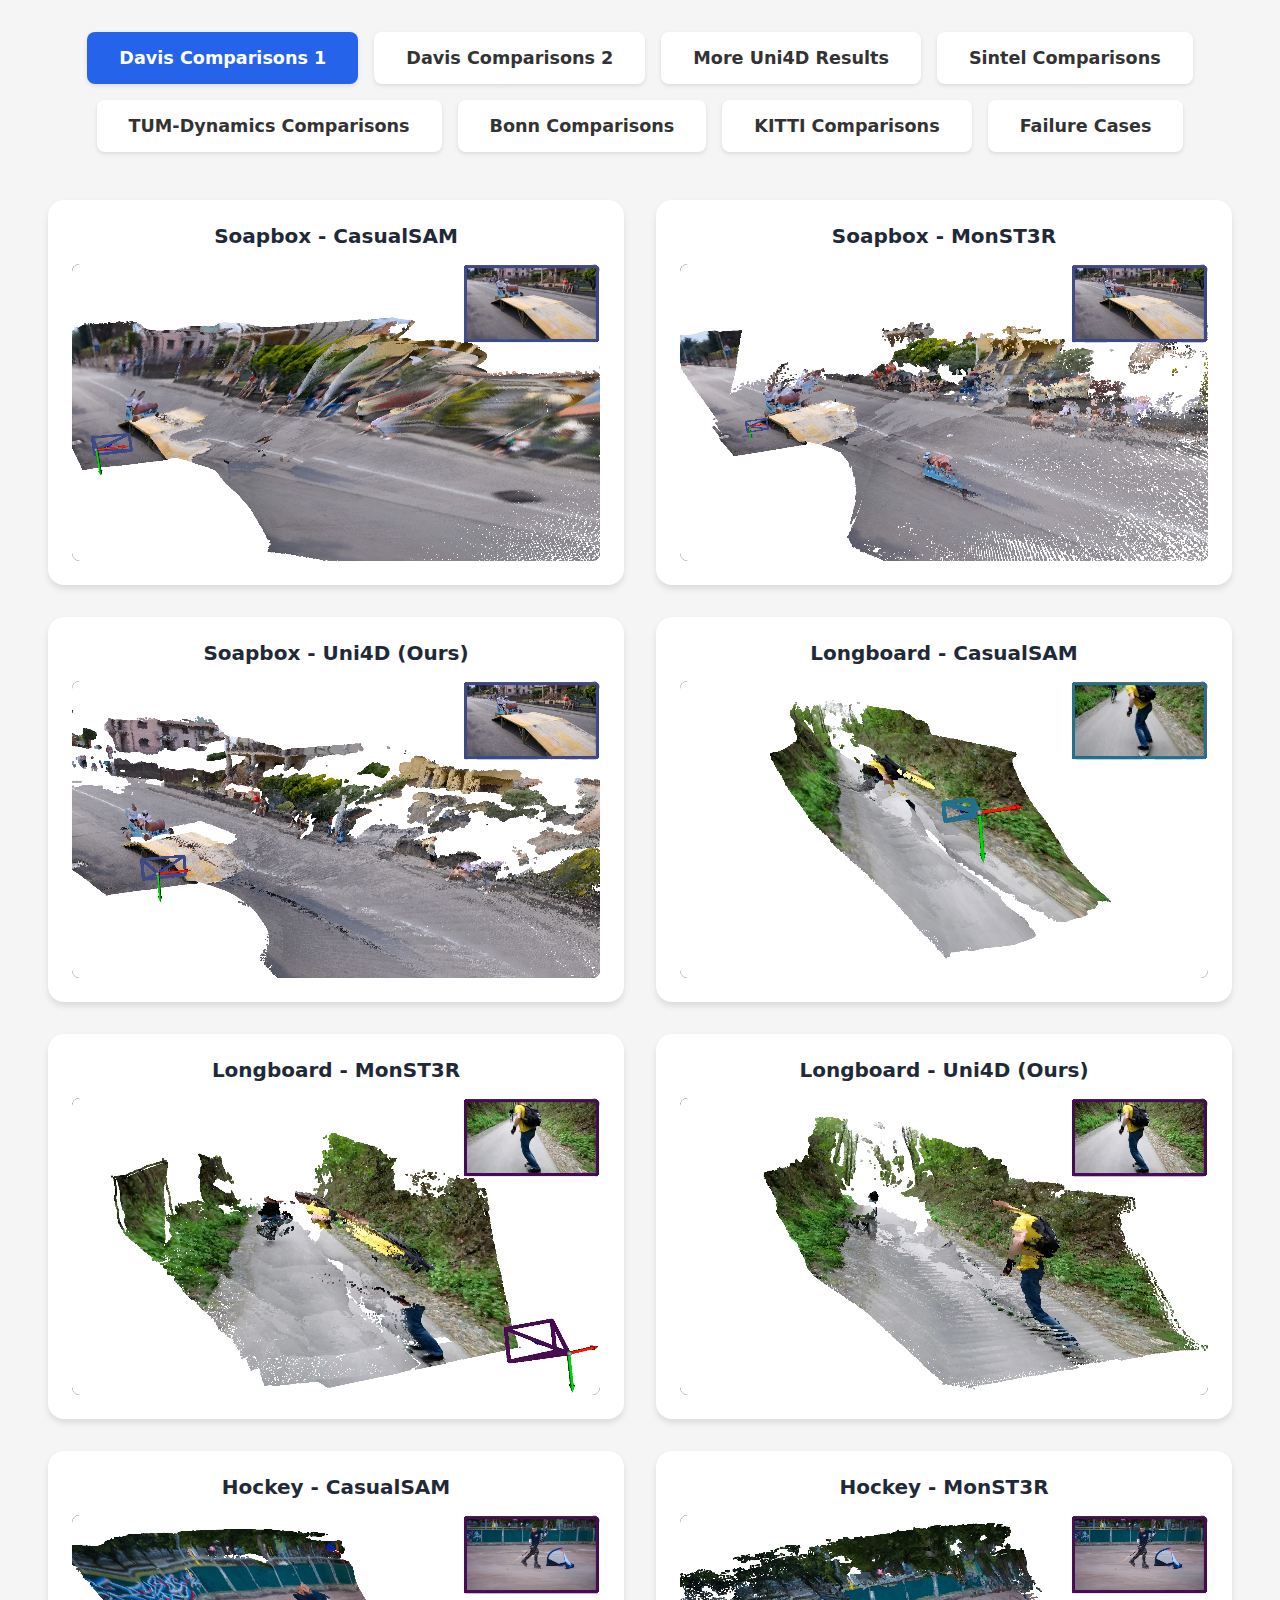
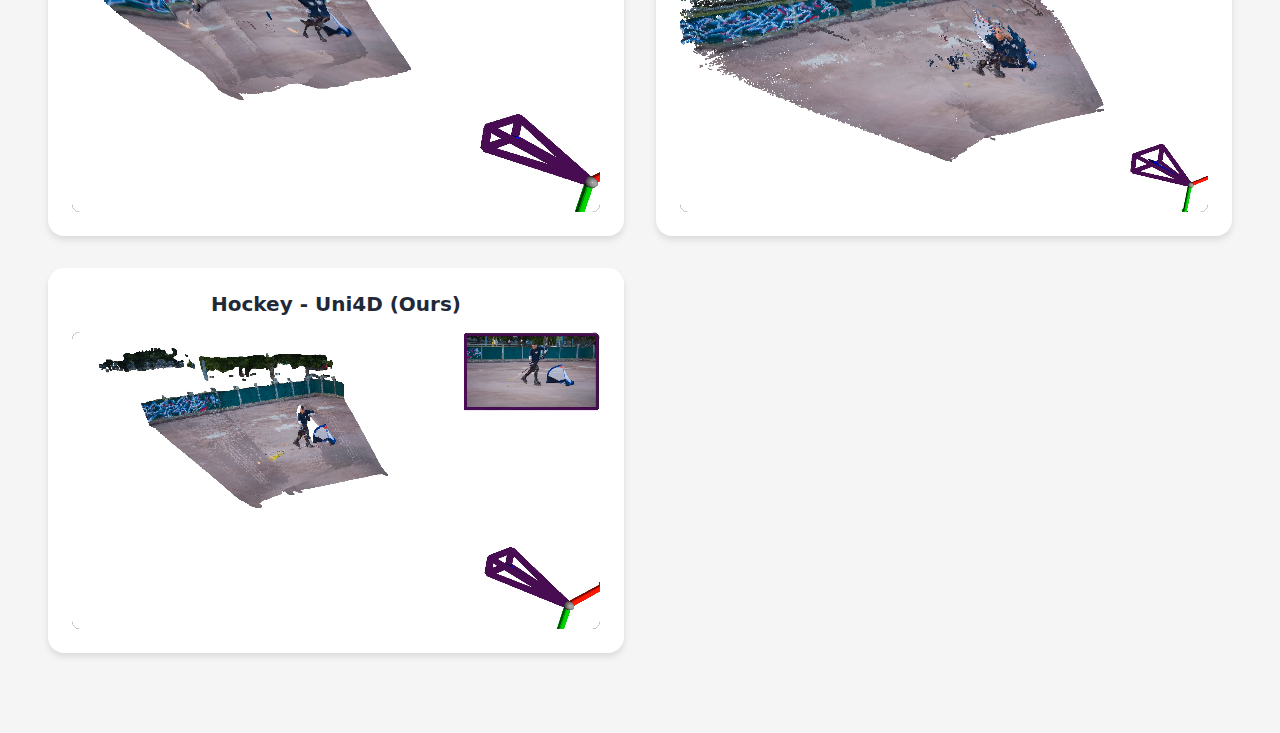
<file: index.html>
<!doctype html>
<html lang="en">
<head>
  <title>4D Reconstruction Results (anonymized)</title>
  <meta charset="UTF-8" />
  <meta name="viewport" content="width=device-width, initial-scale=1, minimum-scale=1" />
  <link rel="stylesheet" href="others/styles.css">
</head>
<body>
  <nav class="nav-links">
    <a href="index.html" class="active">Davis Comparisons 1</a>
    <a href="others/davis2.html">Davis Comparisons 2</a>
    <a href="others/davis_more.html">More Uni4D Results</a>
    <a href="others/sintel.html">Sintel Comparisons</a>
    <a href="others/tumd.html">TUM-Dynamics Comparisons</a>
    <a href="others/bonn.html">Bonn Comparisons</a>
    <a href="others/kitti.html">KITTI Comparisons</a>
    <a href="others/failure.html">Failure Cases</a>
  </nav>

  <div id="wrapper">
    <div class="video-container">
      <h3>Soapbox - CasualSAM</h3>
      <video autoplay loop muted playsinline>
        <source src="./others/videos/soapbox_casualSAM.mp4" type="video/mp4">
        Your browser does not support the video tag.
      </video>
    </div>
    <div class="video-container">
      <h3>Soapbox - MonST3R</h3>
      <video autoplay loop muted playsinline>
        <source src="./others/videos/soapbox_monst3r.mp4" type="video/mp4">
        Your browser does not support the video tag.
      </video>
    </div>
    <div class="video-container">
      <h3>Soapbox - Uni4D (Ours)</h3>
      <video autoplay loop muted playsinline>
        <source src="./others/videos/soapbox_uni4d.mp4" type="video/mp4">
        Your browser does not support the video tag.
      </video>
    </div>

    <div class="video-container">
      <h3>Longboard - CasualSAM</h3>
      <video autoplay loop muted playsinline>
        <source src="./others/videos/longboard_casualSAM.mp4" type="video/mp4">
        Your browser does not support the video tag.
      </video>
    </div>
    <div class="video-container">
      <h3>Longboard - MonST3R</h3>
      <video autoplay loop muted playsinline>
        <source src="./others/videos/longboard_monst3r.mp4" type="video/mp4">
        Your browser does not support the video tag.
      </video>
    </div>
    <div class="video-container">
      <h3>Longboard - Uni4D (Ours)</h3>
      <video autoplay loop muted playsinline>
        <source src="./others/videos/longboard_uni4d.mp4" type="video/mp4">
        Your browser does not support the video tag.
      </video>
    </div>

    <div class="video-container">
      <h3>Hockey - CasualSAM</h3>
      <video autoplay loop muted playsinline>
        <source src="./others/videos/hockey_casualSAM.mp4" type="video/mp4">
        Your browser does not support the video tag.
      </video>
    </div>
    <div class="video-container">
      <h3>Hockey - MonST3R</h3>
      <video autoplay loop muted playsinline>
        <source src="./others/videos/hockey_monst3r.mp4" type="video/mp4">
        Your browser does not support the video tag.
      </video>
    </div>
    <div class="video-container">
      <h3>Hockey - Uni4D (Ours)</h3>
      <video autoplay loop muted playsinline>
        <source src="./others/videos/hockey_uni4d.mp4" type="video/mp4">
        Your browser does not support the video tag.
      </video>
    </div>
  </div>
</body>
</html>
</file>
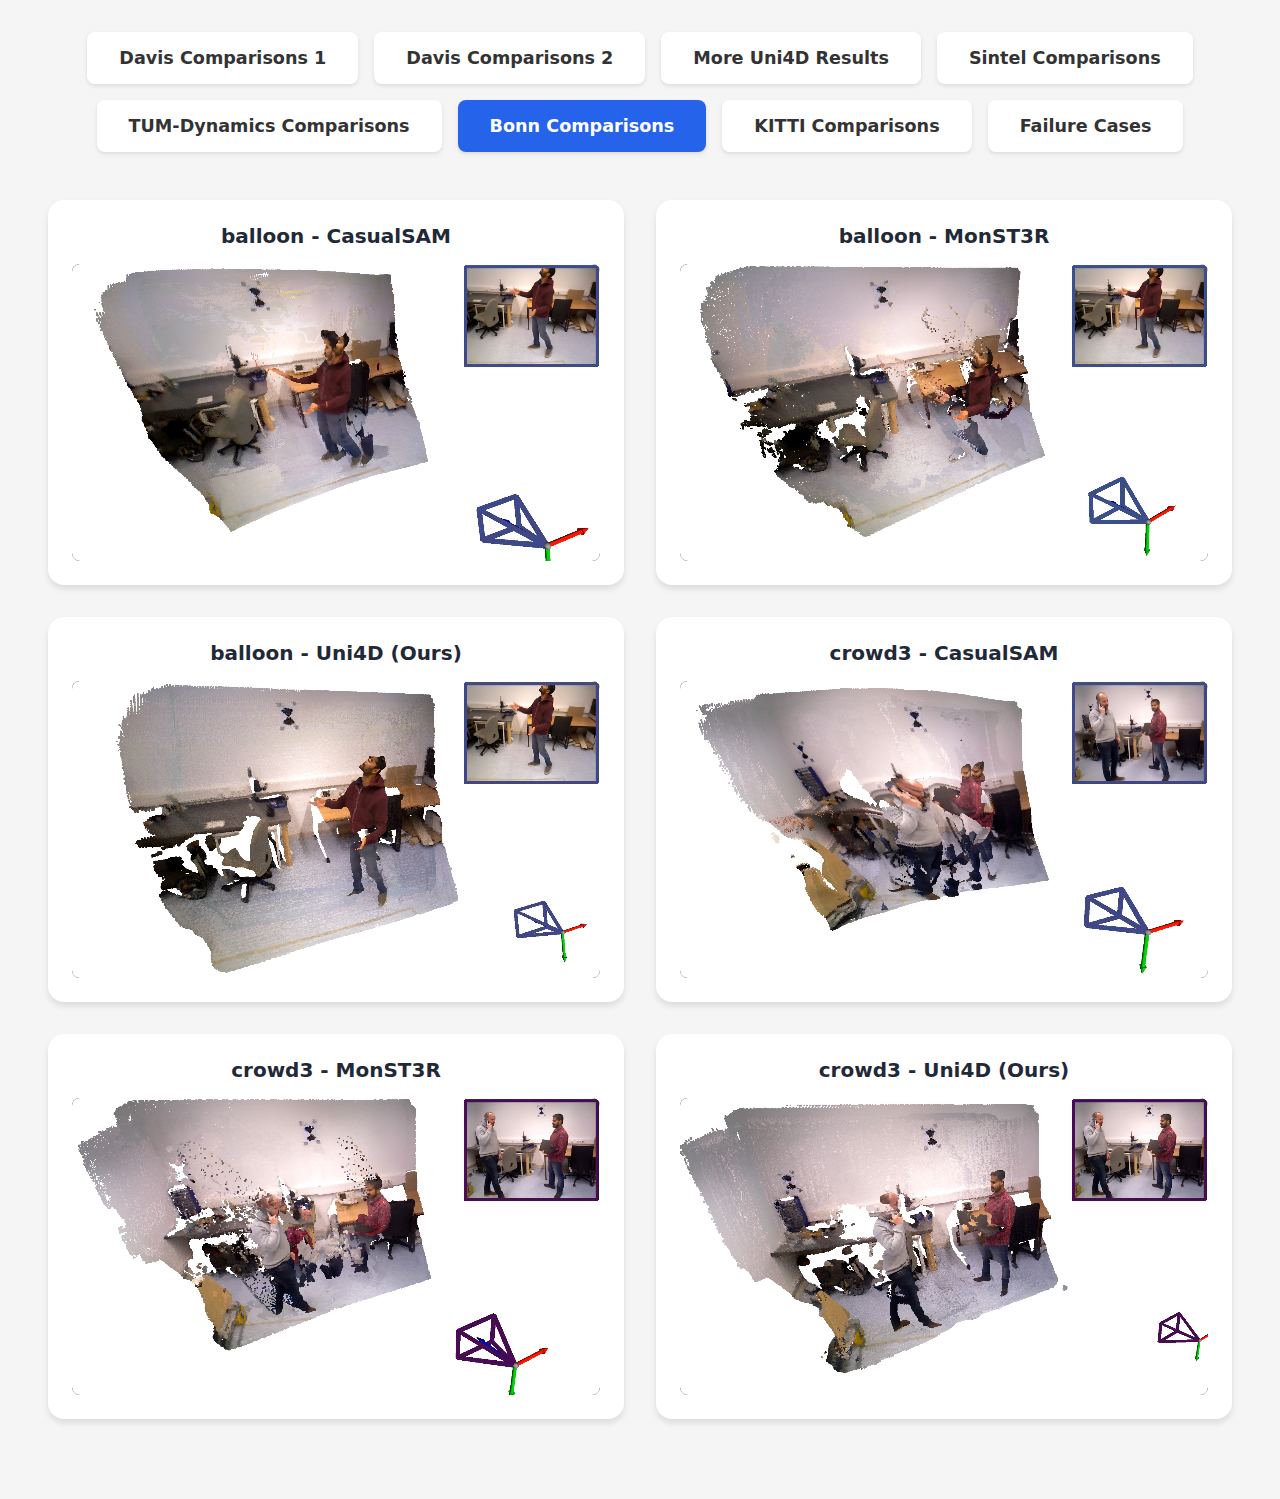
<file: others/bonn.html>
<!doctype html>
<html lang="en">
<head>
  <title>4D Reconstruction Results (anonymized)</title>
  <meta charset="UTF-8" />
  <meta name="viewport" content="width=device-width, initial-scale=1, minimum-scale=1" />
  <link rel="stylesheet" href="styles.css">
</head>
<body>
  <nav class="nav-links">
    <a href="../index.html">Davis Comparisons 1</a>
    <a href="davis2.html">Davis Comparisons 2</a>
    <a href="davis_more.html">More Uni4D Results</a>
    <a href="sintel.html">Sintel Comparisons</a>
    <a href="tumd.html">TUM-Dynamics Comparisons</a>
    <a href="bonn.html" class="active">Bonn Comparisons</a>
    <a href="kitti.html">KITTI Comparisons</a>
    <a href="failure.html">Failure Cases</a>
  </nav>

  <div id="wrapper">
  <div class="video-container">
    <h3>balloon - CasualSAM</h3>
    <video autoplay loop muted playsinline>
      <source src="./videos/rgbd_bonn_balloon_casualSAM.mp4" type="video/mp4">
      Your browser does not support the video tag.
    </video>
  </div>
  <div class="video-container">
    <h3>balloon - MonST3R</h3>
    <video autoplay loop muted playsinline>
      <source src="./videos/rgbd_bonn_balloon_monst3r.mp4" type="video/mp4">
      Your browser does not support the video tag.
    </video>
  </div>
  <div class="video-container">
    <h3>balloon - Uni4D (Ours)</h3>
    <video autoplay loop muted playsinline>
      <source src="./videos/rgbd_bonn_balloon_uni4d.mp4" type="video/mp4">
      Your browser does not support the video tag.
    </video>
  </div>

  <div class="video-container">
    <h3>crowd3 - CasualSAM</h3>
    <video autoplay loop muted playsinline>
      <source src="./videos/rgbd_bonn_crowd3_casualSAM.mp4" type="video/mp4">
      Your browser does not support the video tag.
    </video>
  </div>
  <div class="video-container">
    <h3>crowd3 - MonST3R</h3>
    <video autoplay loop muted playsinline>
      <source src="./videos/rgbd_bonn_crowd3_monst3r.mp4" type="video/mp4">
      Your browser does not support the video tag.
    </video>
  </div>
  <div class="video-container">
    <h3>crowd3 - Uni4D (Ours)</h3>
    <video autoplay loop muted playsinline>
      <source src="./videos/rgbd_bonn_crowd3_uni4d.mp4" type="video/mp4">
      Your browser does not support the video tag.
    </video>
  </div>
</div>
</body>
</html>
</file>
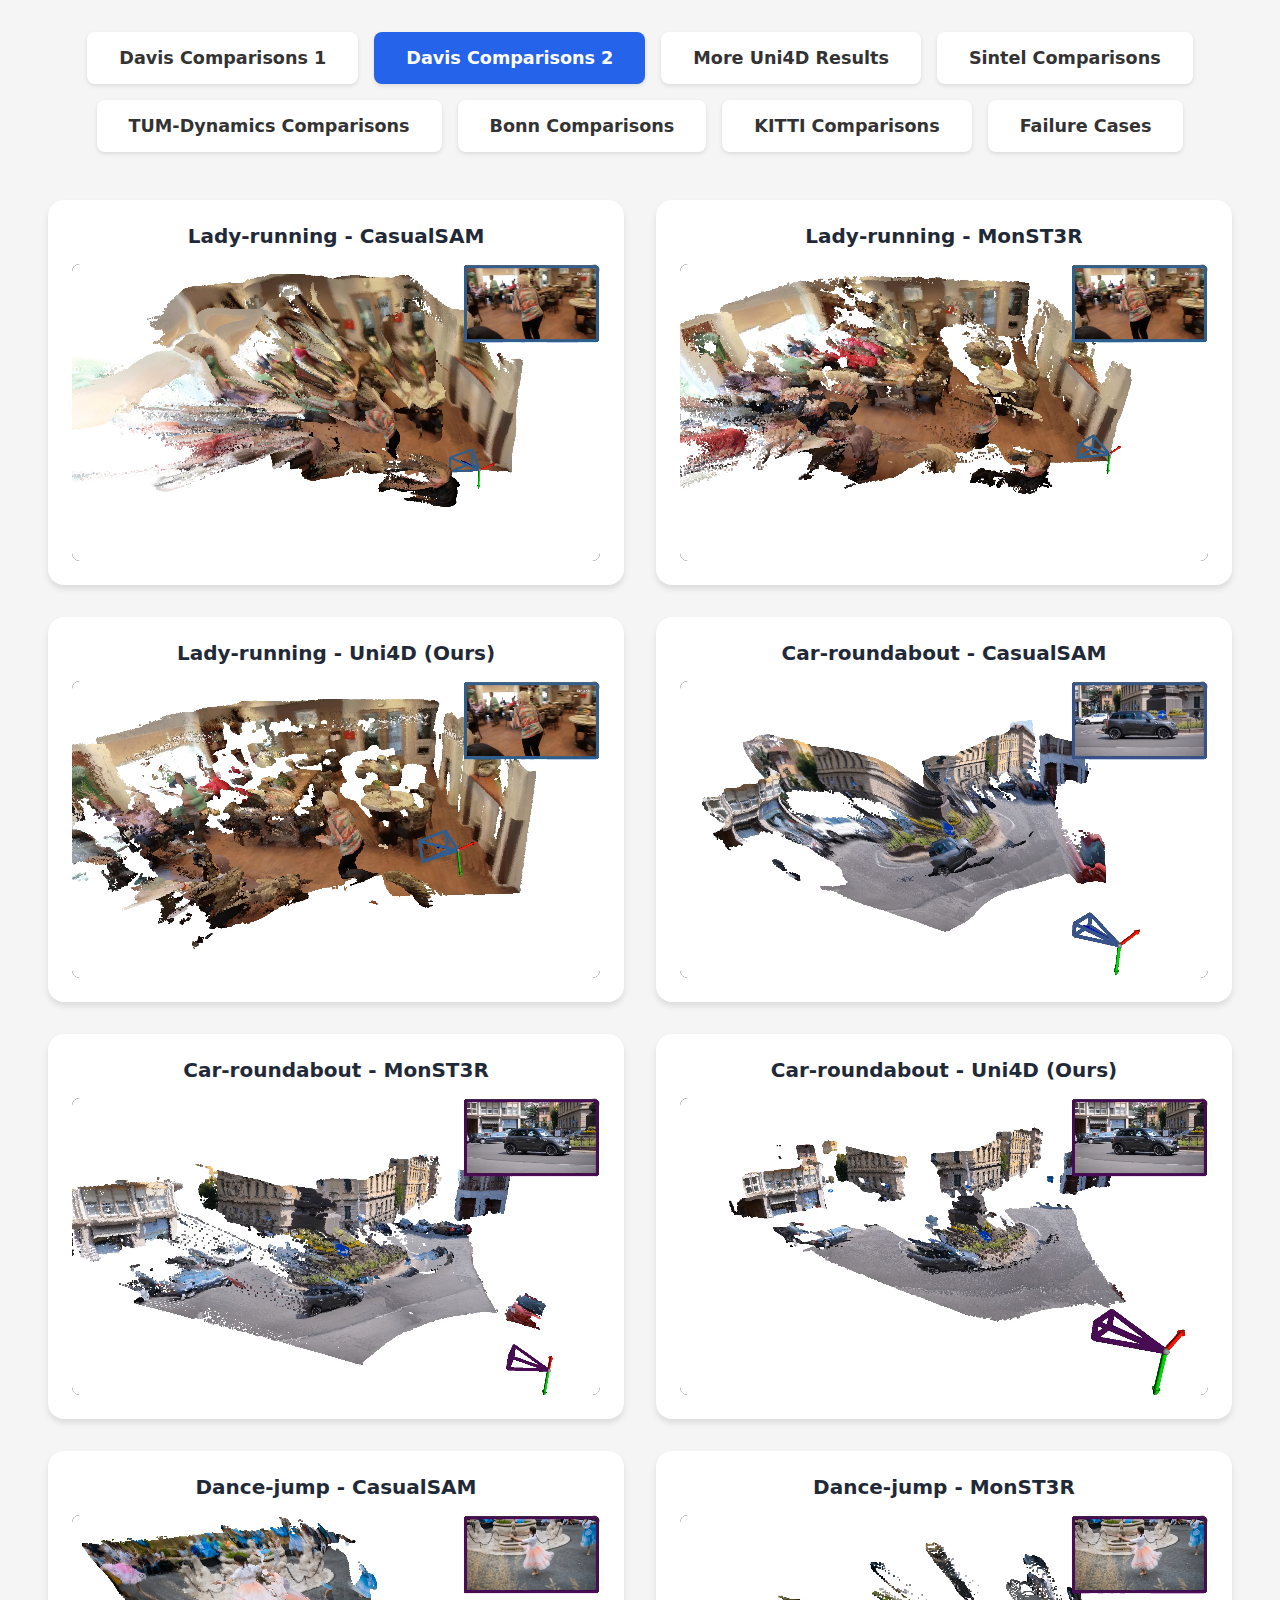
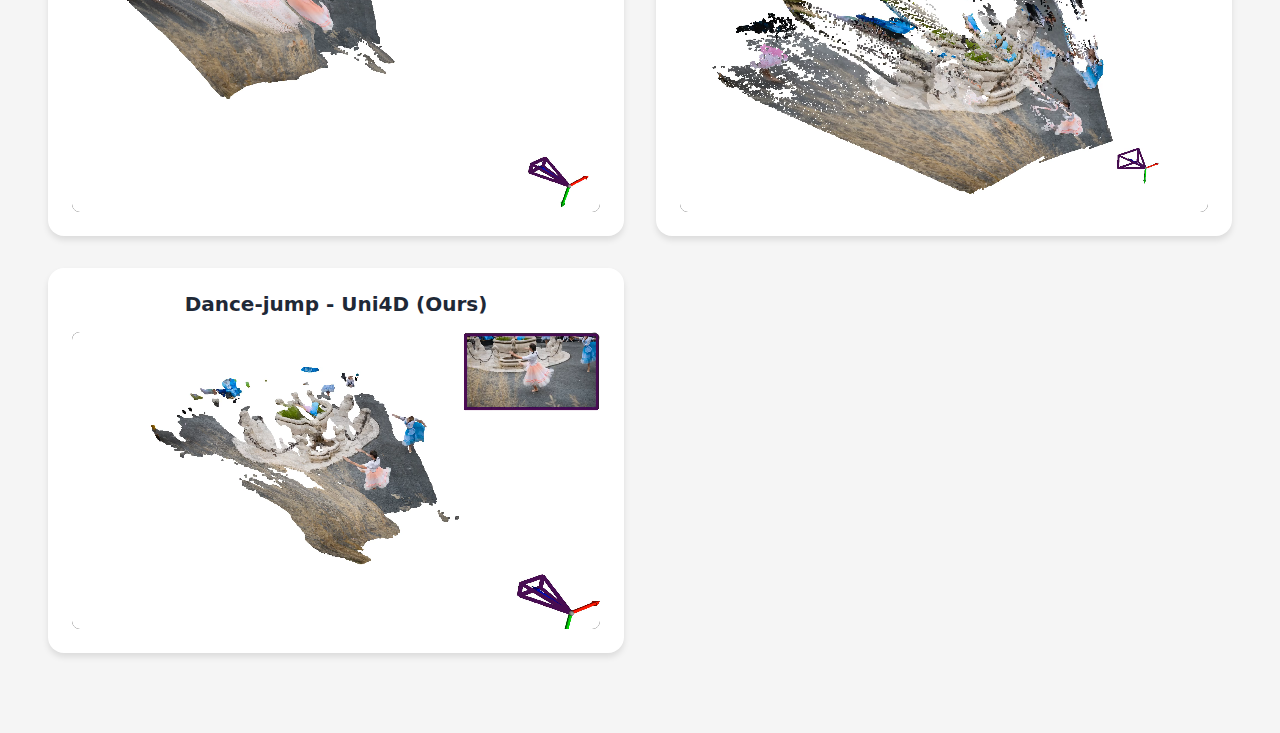
<file: others/davis2.html>
<!doctype html>
<html lang="en">
<head>
  <title>4D Reconstruction Results (anonymized)</title>
  <meta charset="UTF-8" />
  <meta name="viewport" content="width=device-width, initial-scale=1, minimum-scale=1" />
  <link rel="stylesheet" href="styles.css">
</head>
<body>
  <nav class="nav-links">
    <a href="../index.html">Davis Comparisons 1</a>
    <a href="davis2.html" class="active">Davis Comparisons 2</a>
    <a href="davis_more.html">More Uni4D Results</a>
    <a href="sintel.html">Sintel Comparisons</a>
    <a href="tumd.html">TUM-Dynamics Comparisons</a>
    <a href="bonn.html">Bonn Comparisons</a>
    <a href="kitti.html">KITTI Comparisons</a>
    <a href="failure.html">Failure Cases</a>
  </nav>

  <div id="wrapper">
    <div class="video-container">
      <h3>Lady-running - CasualSAM</h3>
      <video autoplay loop muted playsinline>
        <source src="./videos/lady-running_casualSAM.mp4" type="video/mp4">
        Your browser does not support the video tag.
      </video>
    </div>
    <div class="video-container">
      <h3>Lady-running - MonST3R</h3>
      <video autoplay loop muted playsinline>
        <source src="./videos/lady-running_monst3r.mp4" type="video/mp4">
        Your browser does not support the video tag.
      </video>
    </div>
    <div class="video-container">
      <h3>Lady-running - Uni4D (Ours)</h3>
      <video autoplay loop muted playsinline>
        <source src="./videos/lady-running_uni4d.mp4" type="video/mp4">
        Your browser does not support the video tag.
      </video>
    </div>

    <div class="video-container">
      <h3>Car-roundabout - CasualSAM</h3>
      <video autoplay loop muted playsinline>
        <source src="./videos/car-roundabout_casualSAM.mp4" type="video/mp4">
        Your browser does not support the video tag.
      </video>
    </div>
    <div class="video-container">
      <h3>Car-roundabout - MonST3R</h3>
      <video autoplay loop muted playsinline>
        <source src="./videos/car-roundabout_monst3r.mp4" type="video/mp4">
        Your browser does not support the video tag.
      </video>
    </div>
    <div class="video-container">
      <h3>Car-roundabout - Uni4D (Ours)</h3>
      <video autoplay loop muted playsinline>
        <source src="./videos/car-roundabout_uni4d.mp4" type="video/mp4">
        Your browser does not support the video tag.
      </video>
    </div>

    <div class="video-container">
      <h3>Dance-jump - CasualSAM</h3>
      <video autoplay loop muted playsinline>
        <source src="./videos/dance-jump_casualSAM.mp4" type="video/mp4">
        Your browser does not support the video tag.
      </video>
    </div>
    <div class="video-container">
      <h3>Dance-jump - MonST3R</h3>
      <video autoplay loop muted playsinline>
        <source src="./videos/dance-jump_monst3r.mp4" type="video/mp4">
        Your browser does not support the video tag.
      </video>
    </div>
    <div class="video-container">
      <h3>Dance-jump - Uni4D (Ours)</h3>
      <video autoplay loop muted playsinline>
        <source src="./videos/dance-jump_uni4d.mp4" type="video/mp4">
        Your browser does not support the video tag.
      </video>
    </div>
  </div>
</body>
</html>
</file>
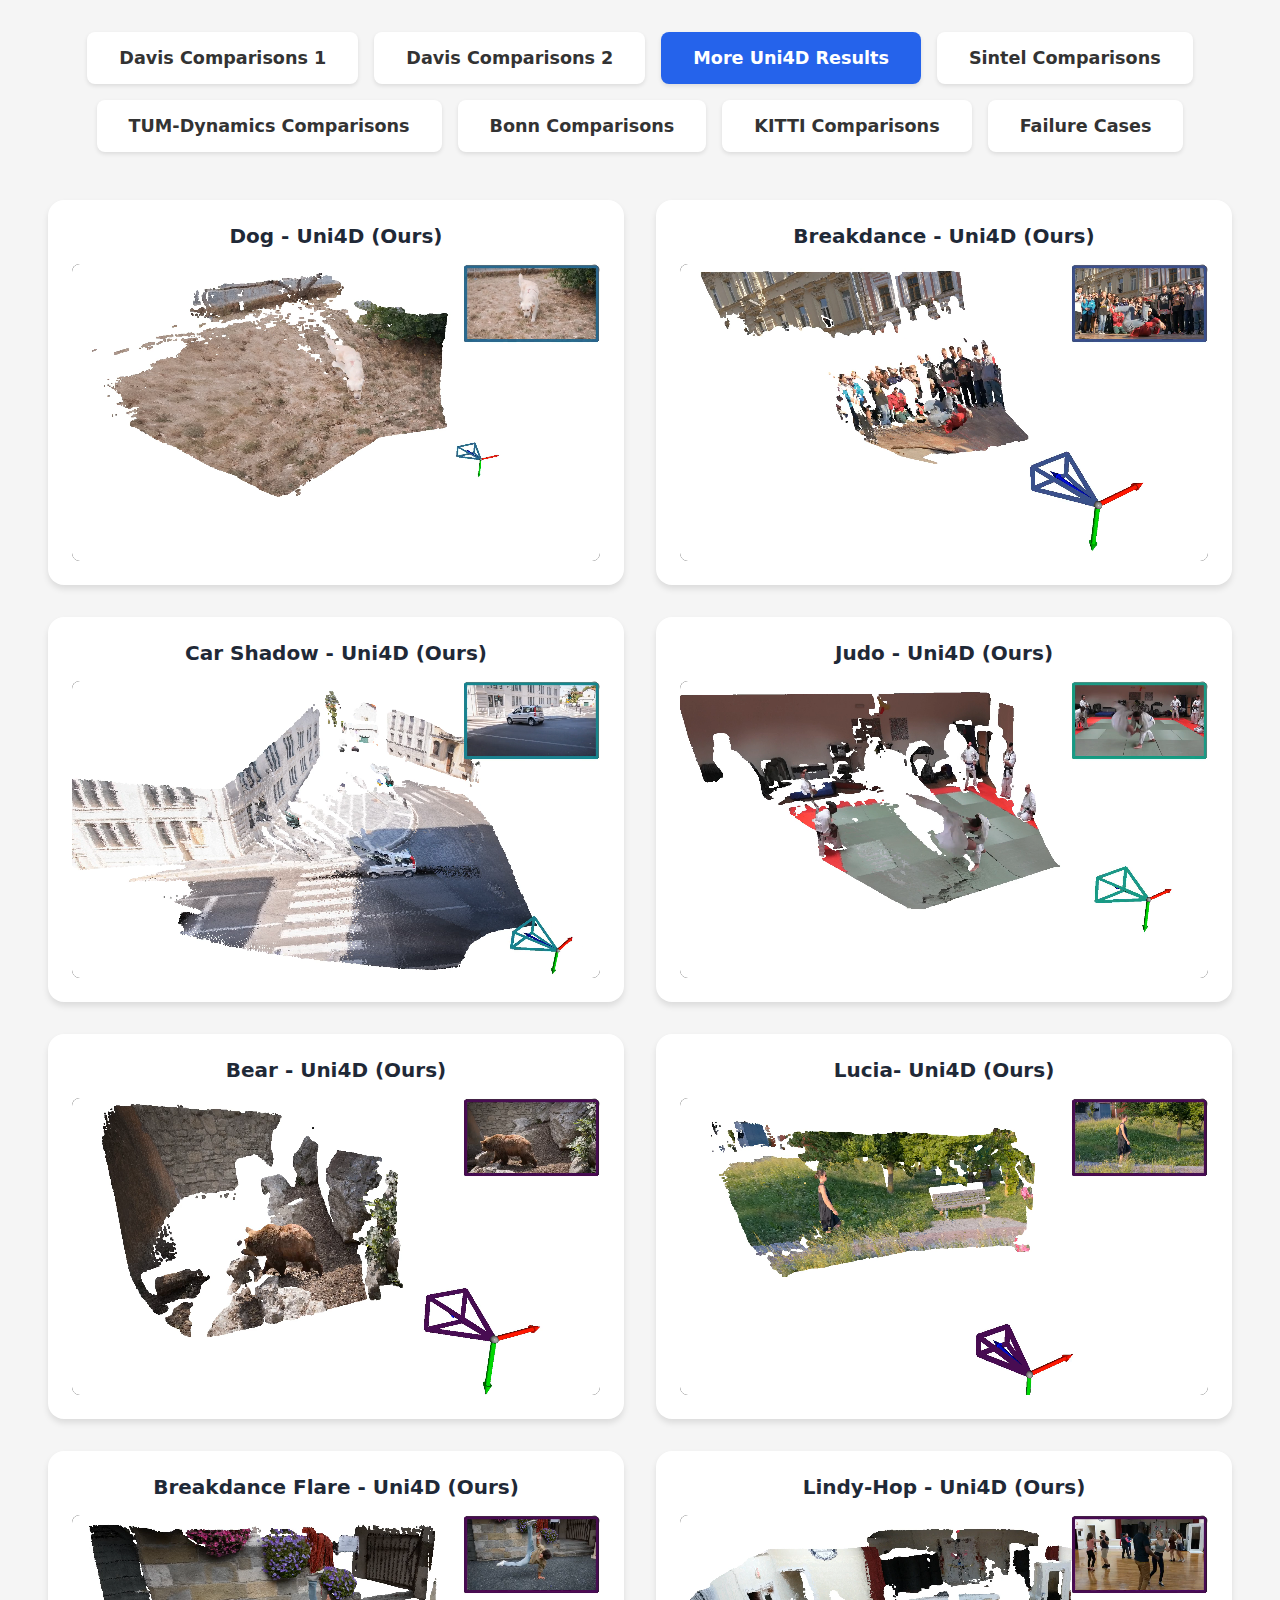
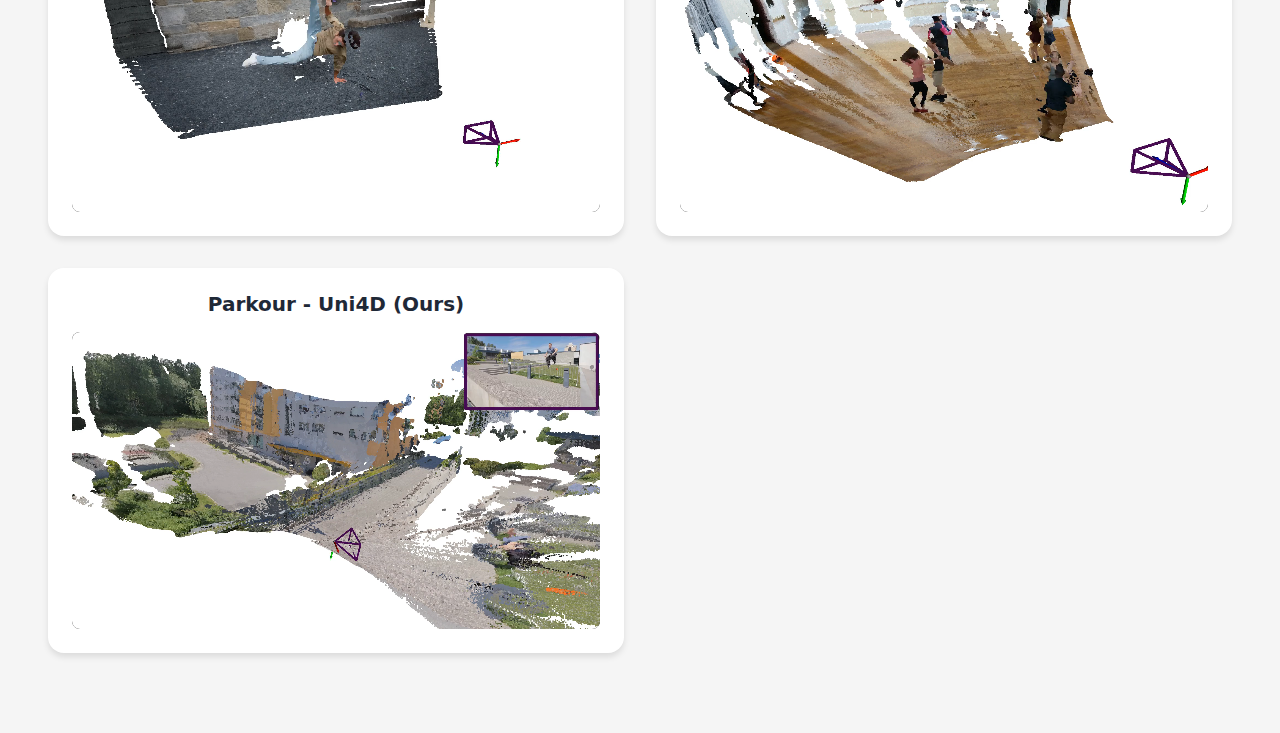
<file: others/davis_more.html>
<!doctype html>
<html lang="en">
<head>
  <title>4D Reconstruction Results (anonymized)</title>
  <meta charset="UTF-8" />
  <meta name="viewport" content="width=device-width, initial-scale=1, minimum-scale=1" />
  <link rel="stylesheet" href="styles.css">
</head>
<body>
  <nav class="nav-links">
    <a href="../index.html">Davis Comparisons 1</a>
    <a href="davis2.html">Davis Comparisons 2</a>
    <a href="davis_more.html" class="active">More Uni4D Results</a>
    <a href="sintel.html">Sintel Comparisons</a>
    <a href="tumd.html">TUM-Dynamics Comparisons</a>
    <a href="bonn.html">Bonn Comparisons</a>
    <a href="kitti.html">KITTI Comparisons</a>
    <a href="failure.html">Failure Cases</a>
  </nav>

  <div id="wrapper">
    <div class="video-container">
      <h3>Dog - Uni4D (Ours)</h3>
      <video autoplay loop muted playsinline>
        <source src="./videos/dog_uni4d.mp4" type="video/mp4">
        Your browser does not support the video tag.
      </video>
    </div>
    <div class="video-container">
      <h3>Breakdance - Uni4D (Ours)</h3>
      <video autoplay loop muted playsinline>
        <source src="./videos/breakdance_uni4d.mp4" type="video/mp4">
        Your browser does not support the video tag.
      </video>
    </div>
    <div class="video-container">
      <h3>Car Shadow - Uni4D (Ours)</h3>
      <video autoplay loop muted playsinline>
        <source src="./videos/car-shadow_uni4d.mp4" type="video/mp4">
        Your browser does not support the video tag.
      </video>
    </div>

    <div class="video-container">
      <h3>Judo - Uni4D (Ours)</h3>
      <video autoplay loop muted playsinline>
        <source src="./videos/judo_uni4d.mp4" type="video/mp4">
        Your browser does not support the video tag.
      </video>
    </div>
    <div class="video-container">
      <h3>Bear - Uni4D (Ours)</h3>
      <video autoplay loop muted playsinline>
        <source src="./videos/bear_uni4d.mp4" type="video/mp4">
        Your browser does not support the video tag.
      </video>
    </div>
    <div class="video-container">
      <h3>Lucia- Uni4D (Ours)</h3>
      <video autoplay loop muted playsinline>
        <source src="./videos/lucia_uni4d.mp4" type="video/mp4">
        Your browser does not support the video tag.
      </video>
    </div>

    <div class="video-container">
      <h3>Breakdance Flare - Uni4D (Ours)</h3>
      <video autoplay loop muted playsinline>
        <source src="./videos/breakdance-flare_uni4d.mp4" type="video/mp4">
        Your browser does not support the video tag.
      </video>
    </div>
    <div class="video-container">
      <h3>Lindy-Hop - Uni4D (Ours)</h3>
      <video autoplay loop muted playsinline>
        <source src="./videos/lindy-hop_uni4d.mp4" type="video/mp4">
        Your browser does not support the video tag.
      </video>
    </div>
    <div class="video-container">
      <h3>Parkour - Uni4D (Ours)</h3>
      <video autoplay loop muted playsinline>
        <source src="./videos/parkour_uni4d.mp4" type="video/mp4">
        Your browser does not support the video tag.
      </video>
    </div>
  </div>
</body>
</html>
</file>
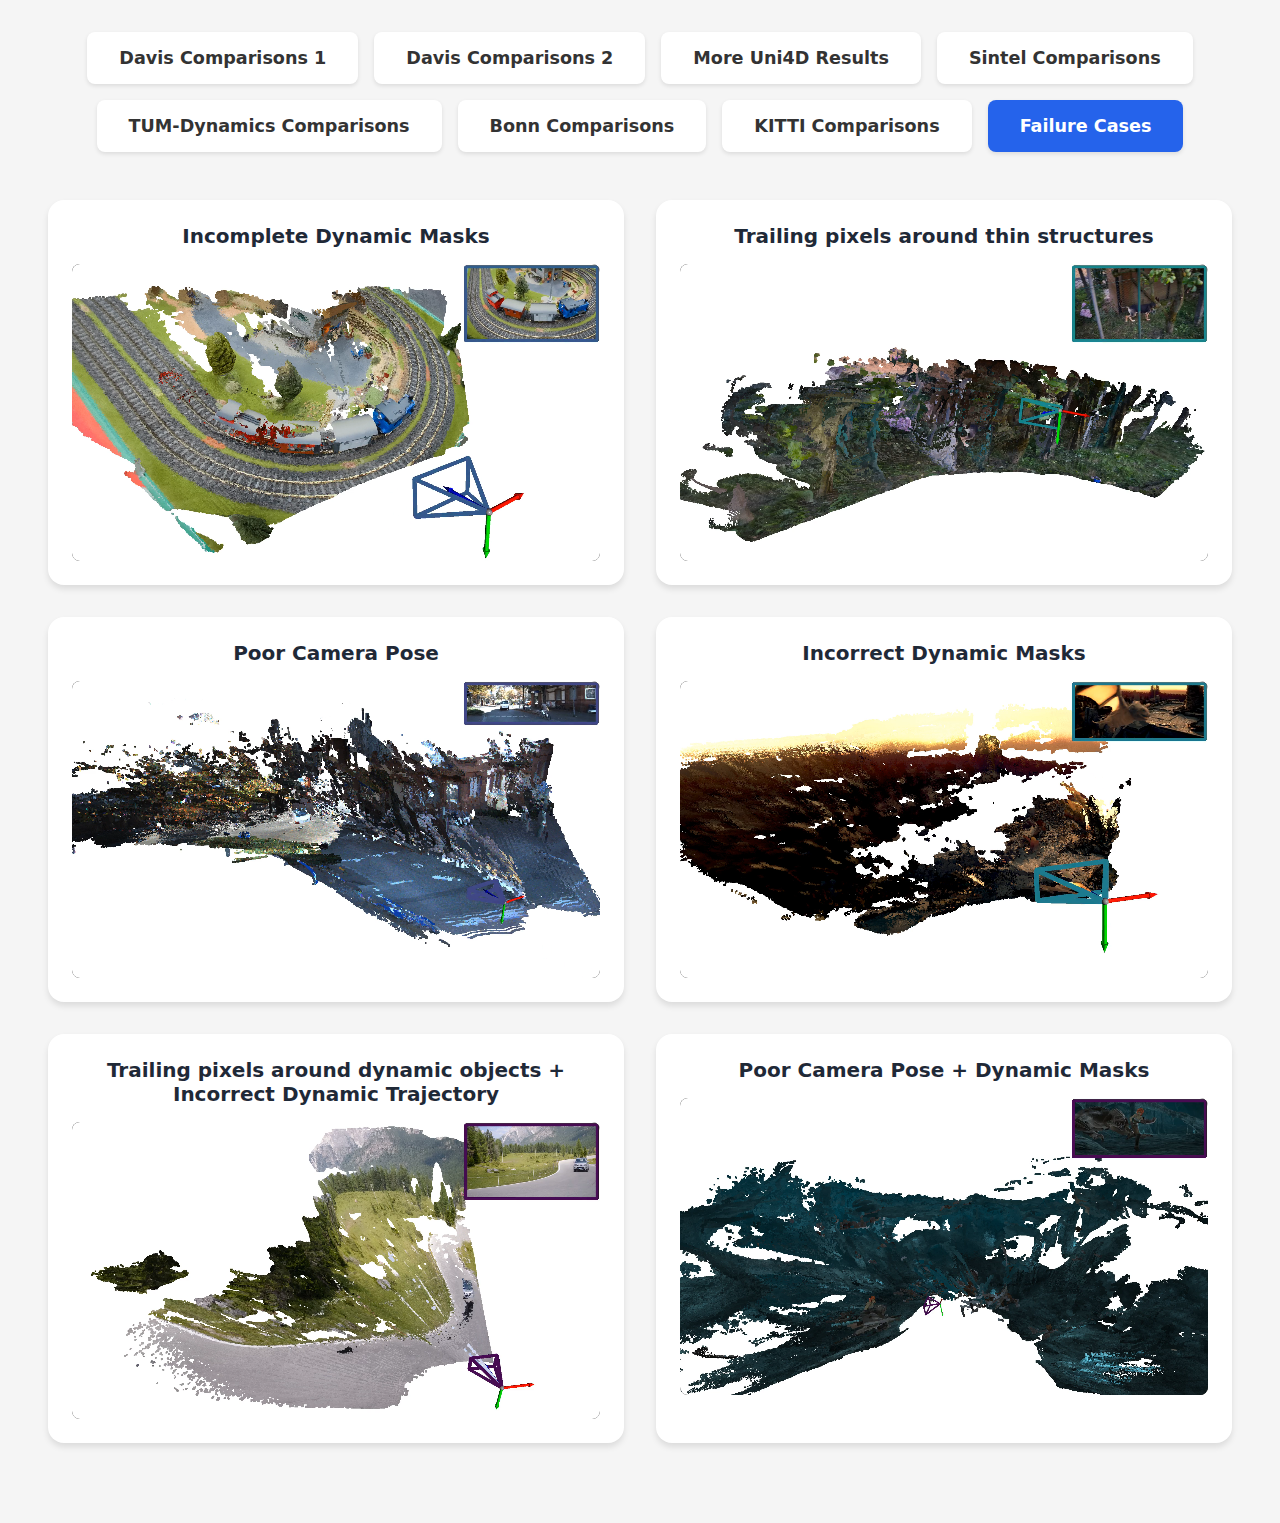
<file: others/failure.html>
<!doctype html>
<html lang="en">
<head>
  <title>4D Reconstruction Results (anonymized)</title>
  <meta charset="UTF-8" />
  <meta name="viewport" content="width=device-width, initial-scale=1, minimum-scale=1" />
  <link rel="stylesheet" href="styles.css">
</head>
<body>
  <nav class="nav-links">
    <a href="../index.html">Davis Comparisons 1</a>
    <a href="davis2.html">Davis Comparisons 2</a>
    <a href="davis_more.html">More Uni4D Results</a>
    <a href="sintel.html">Sintel Comparisons</a>
    <a href="tumd.html">TUM-Dynamics Comparisons</a>
    <a href="bonn.html">Bonn Comparisons</a>
    <a href="kitti.html">KITTI Comparisons</a>
    <a href="failure.html" class="active">Failure Cases</a>
  </nav>

  <div id="wrapper">
    <div class="video-container">
      <h3>Incomplete Dynamic Masks</h3>
      <video autoplay loop muted playsinline>
        <source src="./videos/train_uni4d.mp4" type="video/mp4">
        Your browser does not support the video tag.
      </video>
    </div>
    <div class="video-container">
      <h3>Trailing pixels around thin structures</h3>
      <video autoplay loop muted playsinline>
        <source src="./videos/libby_uni4d.mp4" type="video/mp4">
        Your browser does not support the video tag.
      </video>
    </div>
    <div class="video-container">
      <h3>Poor Camera Pose</h3>
      <video autoplay loop muted playsinline>
        <source src="./videos/2011_09_26_drive_0005_sync_uni4d.mp4" type="video/mp4">
        Your browser does not support the video tag.
      </video>
    </div>

    <div class="video-container">
        <h3>Incorrect Dynamic Masks</h3>
        <video autoplay loop muted playsinline>
          <source src="./videos/temple_2_uni4d.mp4" type="video/mp4">
          Your browser does not support the video tag.
        </video>
      </div>
      <div class="video-container">
        <h3>Trailing pixels around dynamic objects + Incorrect Dynamic Trajectory</h3>
        <video autoplay loop muted playsinline>
          <source src="./videos/car-turn_uni4d.mp4" type="video/mp4">
          Your browser does not support the video tag.
        </video>
      </div>
      <div class="video-container">
        <h3>Poor Camera Pose + Dynamic Masks</h3>
        <video autoplay loop muted playsinline>
          <source src="./videos/cave_2_uni4d.mp4" type="video/mp4">
          Your browser does not support the video tag.
        </video>
      </div>
  </div>
</body>
</html>
</file>
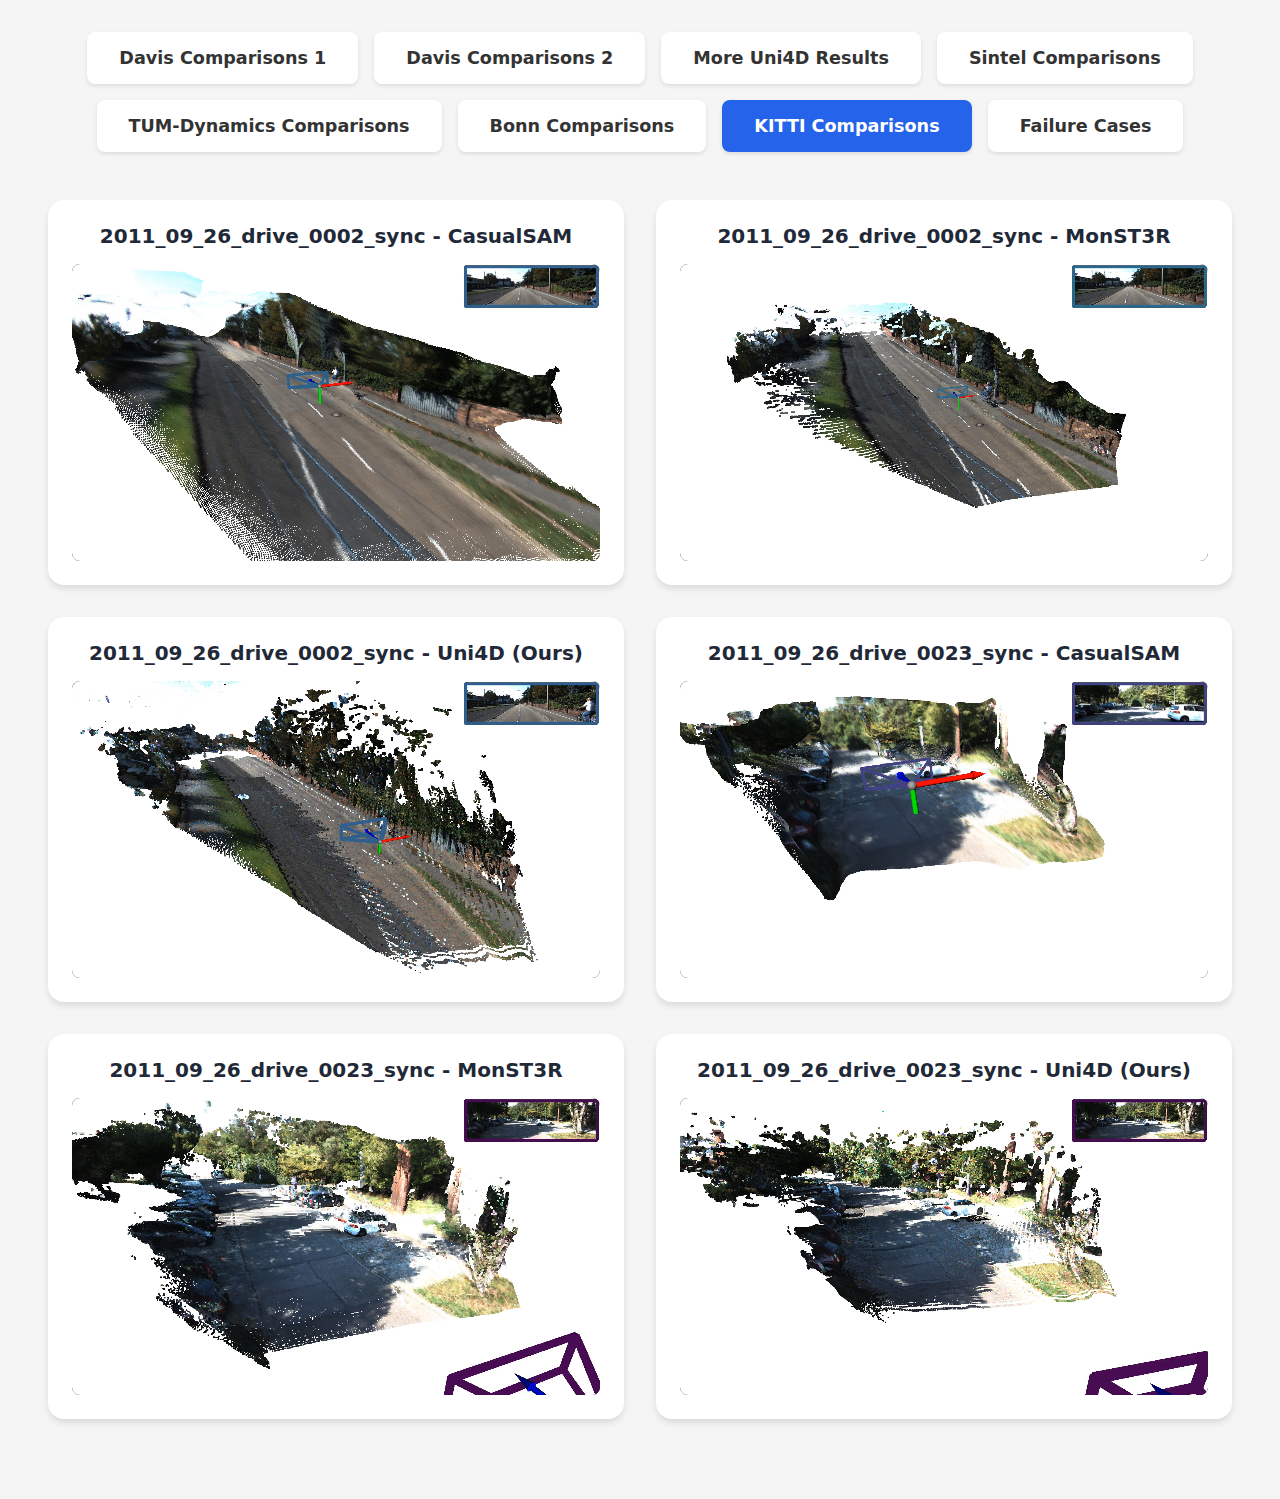
<file: others/kitti.html>
<!doctype html>
<html lang="en">
<head>
  <title>4D Reconstruction Results (anonymized)</title>
  <meta charset="UTF-8" />
  <meta name="viewport" content="width=device-width, initial-scale=1, minimum-scale=1" />
  <link rel="stylesheet" href="styles.css">
</head>
<body>
  <nav class="nav-links">
    <a href="../index.html">Davis Comparisons 1</a>
    <a href="davis2.html">Davis Comparisons 2</a>
    <a href="davis_more.html">More Uni4D Results</a>
    <a href="sintel.html">Sintel Comparisons</a>
    <a href="tumd.html">TUM-Dynamics Comparisons</a>
    <a href="bonn.html">Bonn Comparisons</a>
    <a href="kitti.html" class="active">KITTI Comparisons</a>
    <a href="failure.html">Failure Cases</a>
  </nav>

  <div id="wrapper">
  <div class="video-container">
    <h3>2011_09_26_drive_0002_sync - CasualSAM</h3>
    <video autoplay loop muted playsinline>
      <source src="./videos/2011_09_26_drive_0002_sync_casualSAM.mp4" type="video/mp4">
      Your browser does not support the video tag.
    </video>
  </div>
  <div class="video-container">
    <h3>2011_09_26_drive_0002_sync - MonST3R</h3>
    <video autoplay loop muted playsinline>
      <source src="./videos/2011_09_26_drive_0002_sync_monst3r.mp4" type="video/mp4">
      Your browser does not support the video tag.
    </video>
  </div>
  <div class="video-container">
    <h3>2011_09_26_drive_0002_sync - Uni4D (Ours)</h3>
    <video autoplay loop muted playsinline>
      <source src="./videos/2011_09_26_drive_0002_sync_uni4d.mp4" type="video/mp4">
      Your browser does not support the video tag.
    </video>
  </div>

  <div class="video-container">
    <h3>2011_09_26_drive_0023_sync - CasualSAM</h3>
    <video autoplay loop muted playsinline>
      <source src="./videos/2011_09_26_drive_0023_sync_casualSAM.mp4" type="video/mp4">
      Your browser does not support the video tag.
    </video>
  </div>
  <div class="video-container">
    <h3>2011_09_26_drive_0023_sync - MonST3R</h3>
    <video autoplay loop muted playsinline>
      <source src="./videos/2011_09_26_drive_0023_sync_monst3r.mp4" type="video/mp4">
      Your browser does not support the video tag.
    </video>
  </div>
  <div class="video-container">
    <h3>2011_09_26_drive_0023_sync - Uni4D (Ours)</h3>
    <video autoplay loop muted playsinline>
      <source src="./videos/2011_09_26_drive_0023_sync_uni4d.mp4" type="video/mp4">
      Your browser does not support the video tag.
    </video>
  </div>
</div>
</div>
</body>
</html>
</file>
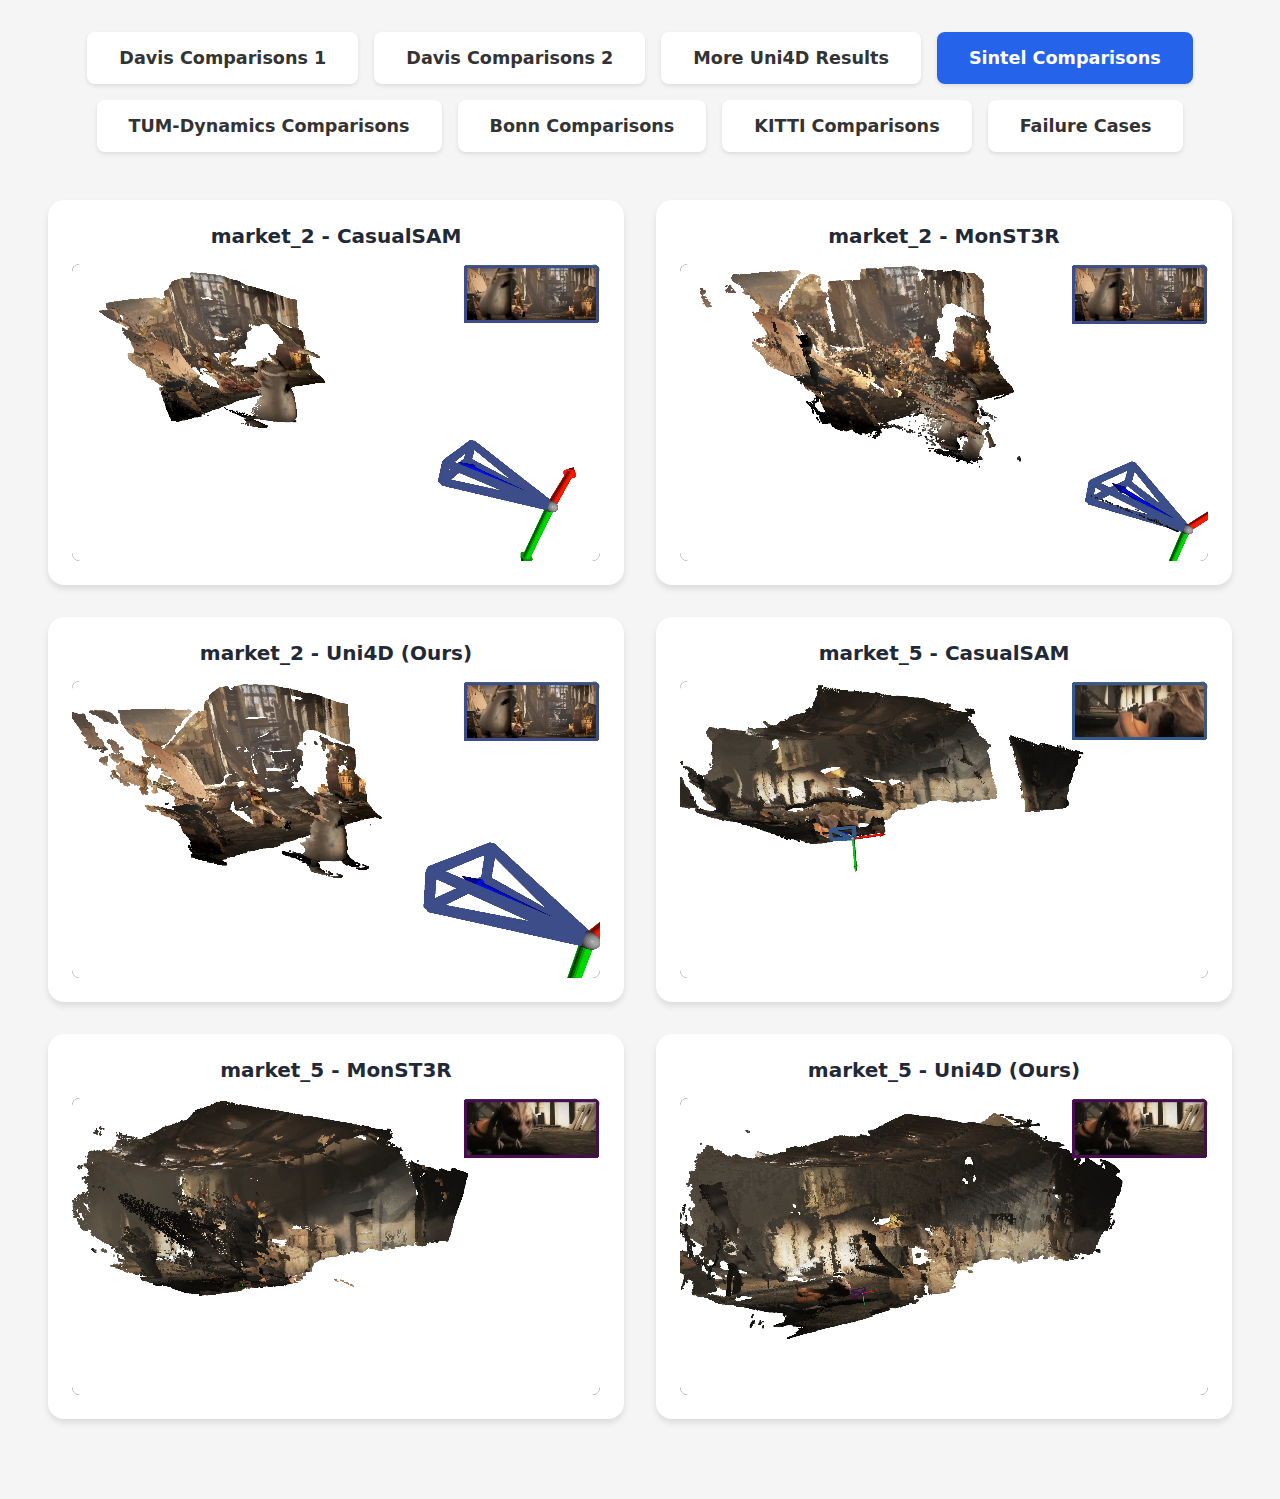
<file: others/sintel.html>
<!doctype html>
<html lang="en">
<head>
  <title>4D Reconstruction Results (anonymized)</title>
  <meta charset="UTF-8" />
  <meta name="viewport" content="width=device-width, initial-scale=1, minimum-scale=1" />
  <link rel="stylesheet" href="styles.css">
</head>
<body>
  <nav class="nav-links">
    <a href="../index.html">Davis Comparisons 1</a>
    <a href="davis2.html">Davis Comparisons 2</a>
    <a href="davis_more.html">More Uni4D Results</a>
    <a href="sintel.html" class="active">Sintel Comparisons</a>
    <a href="tumd.html">TUM-Dynamics Comparisons</a>
    <a href="bonn.html">Bonn Comparisons</a>
    <a href="kitti.html">KITTI Comparisons</a>
    <a href="failure.html">Failure Cases</a>
  </nav>

  <div id="wrapper">
    <div class="video-container">
      <h3>market_2 - CasualSAM</h3>
      <video autoplay loop muted playsinline>
        <source src="./videos/market_2_casualSAM.mp4" type="video/mp4">
        Your browser does not support the video tag.
      </video>
    </div>
    <div class="video-container">
      <h3>market_2 - MonST3R</h3>
      <video autoplay loop muted playsinline>
        <source src="./videos/market_2_monst3r.mp4" type="video/mp4">
        Your browser does not support the video tag.
      </video>
    </div>
    <div class="video-container">
      <h3>market_2 - Uni4D (Ours)</h3>
      <video autoplay loop muted playsinline>
        <source src="./videos/market_2_uni4d.mp4" type="video/mp4">
        Your browser does not support the video tag.
      </video>
    </div>

    <div class="video-container">
      <h3>market_5 - CasualSAM</h3>
      <video autoplay loop muted playsinline>
        <source src="./videos/market_5_casualSAM.mp4" type="video/mp4">
        Your browser does not support the video tag.
      </video>
    </div>
    <div class="video-container">
      <h3>market_5 - MonST3R</h3>
      <video autoplay loop muted playsinline>
        <source src="./videos/market_5_monst3r.mp4" type="video/mp4">
        Your browser does not support the video tag.
      </video>
    </div>
    <div class="video-container">
      <h3>market_5 - Uni4D (Ours)</h3>
      <video autoplay loop muted playsinline>
        <source src="./videos/market_5_uni4d.mp4" type="video/mp4">
        Your browser does not support the video tag.
      </video>
    </div>
</body>
</html>
</file>
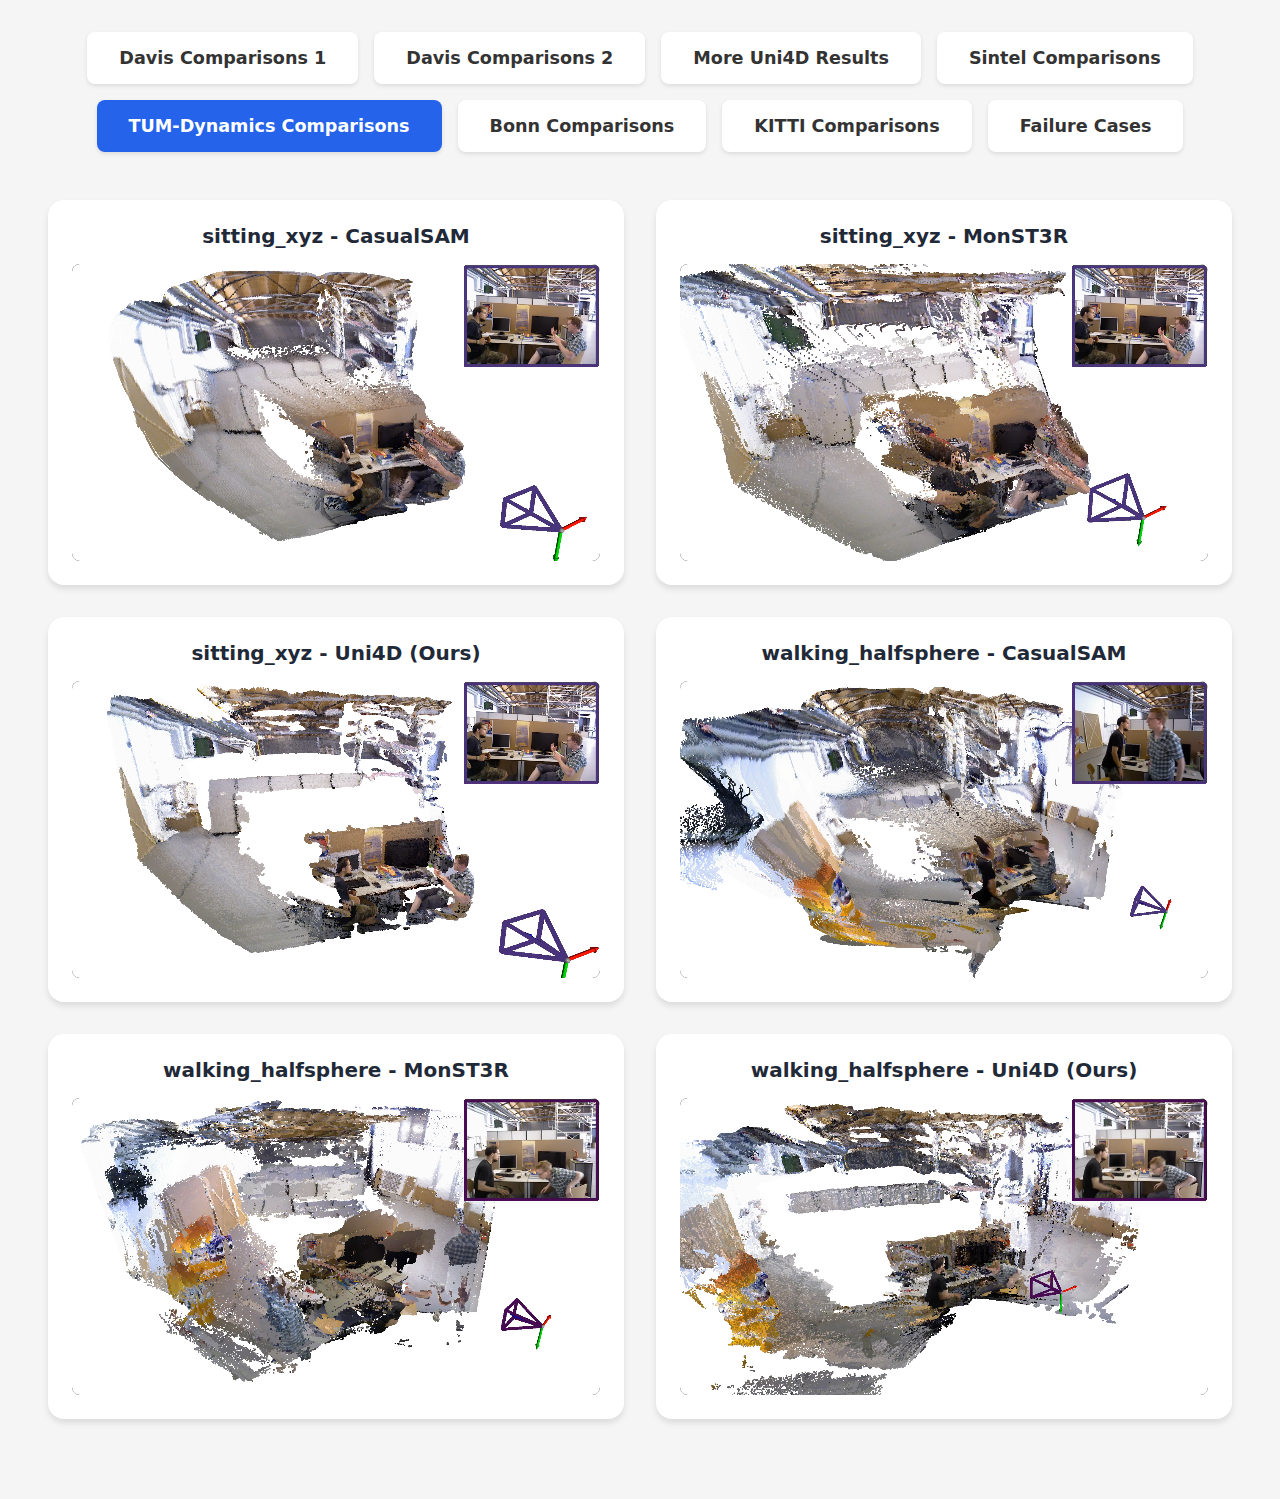
<file: others/tumd.html>
<!doctype html>
<html lang="en">
<head>
  <title>4D Reconstruction Results (anonymized)</title>
  <meta charset="UTF-8" />
  <meta name="viewport" content="width=device-width, initial-scale=1, minimum-scale=1" />
  <link rel="stylesheet" href="styles.css">
</head>
<body>
  <nav class="nav-links">
    <a href="../index.html">Davis Comparisons 1</a>
    <a href="davis2.html">Davis Comparisons 2</a>
    <a href="davis_more.html">More Uni4D Results</a>
    <a href="sintel.html">Sintel Comparisons</a>
    <a href="tumd.html" class="active">TUM-Dynamics Comparisons</a>
    <a href="bonn.html">Bonn Comparisons</a>
    <a href="kitti.html">KITTI Comparisons</a>
    <a href="failure.html">Failure Cases</a>
  </nav>

  <div id="wrapper">
  <div class="video-container">
    <h3>sitting_xyz - CasualSAM</h3>
    <video autoplay loop muted playsinline>
      <source src="./videos/rgbd_dataset_freiburg3_sitting_xyz_casualSAM.mp4" type="video/mp4">
      Your browser does not support the video tag.
    </video>
  </div>
  <div class="video-container">
    <h3>sitting_xyz - MonST3R</h3>
    <video autoplay loop muted playsinline>
      <source src="./videos/rgbd_dataset_freiburg3_sitting_xyz_monst3r.mp4" type="video/mp4">
      Your browser does not support the video tag.
    </video>
  </div>
  <div class="video-container">
    <h3>sitting_xyz - Uni4D (Ours)</h3>
    <video autoplay loop muted playsinline>
      <source src="./videos/rgbd_dataset_freiburg3_sitting_xyz_uni4d.mp4" type="video/mp4">
      Your browser does not support the video tag.
    </video>
  </div>

  <div class="video-container">
    <h3>walking_halfsphere - CasualSAM</h3>
    <video autoplay loop muted playsinline>
      <source src="./videos/rgbd_dataset_freiburg3_walking_halfsphere_casualSAM.mp4" type="video/mp4">
      Your browser does not support the video tag.
    </video>
  </div>
  <div class="video-container">
    <h3>walking_halfsphere - MonST3R</h3>
    <video autoplay loop muted playsinline>
      <source src="./videos/rgbd_dataset_freiburg3_walking_halfsphere_monst3r.mp4" type="video/mp4">
      Your browser does not support the video tag.
    </video>
  </div>
  <div class="video-container">
    <h3>walking_halfsphere - Uni4D (Ours)</h3>
    <video autoplay loop muted playsinline>
      <source src="./videos/rgbd_dataset_freiburg3_walking_halfsphere_uni4d.mp4" type="video/mp4">
      Your browser does not support the video tag.
    </video>
  </div>
</div>
</body>
</html>
</file>
<file: others/styles.css>
* {
    margin: 0;
    padding: 0;
    box-sizing: border-box;
}
  
body {
    font-family: system-ui, -apple-system, sans-serif;
    padding: 2rem;
    background: #f5f5f5;
}
  
.nav-links {
    display: flex;
    gap: 1rem;
    justify-content: center;
    margin-bottom: 3rem;
    flex-wrap: wrap;
}
  
.nav-links a {
    background: #fff;
    color: #333;
    padding: 1rem 2rem;
    text-decoration: none;
    border-radius: 0.5rem;
    font-weight: 600;
    font-size: 1.1rem;
    transition: all 0.2s ease;
    box-shadow: 0 2px 4px rgba(0,0,0,0.1);
}
  
.nav-links a:hover {
    background: #f0f0f0;
    transform: translateY(-2px);
}
  
.nav-links a.active {
    background: #2563eb;
    color: white;
}
  
#wrapper {
    display: grid;
    grid-template-columns: repeat(3, minmax(0, 1fr));
    gap: 2rem;
    margin: 0 auto 3rem auto;
    max-width: 2400px;
    padding: 0 1rem;
}
  
.video-container {
    text-align: center;
    background: white;
    padding: 1.5rem;
    border-radius: 1rem;
    box-shadow: 0 4px 6px rgba(0,0,0,0.1);
}
  
h3 {
    margin-bottom: 1rem;
    color: #1f2937;
    font-size: 1.25rem;
}
  
video {
    width: 100%;
    height: auto;
    border-radius: 0.5rem;
    background: #000;
    object-fit: contain; /* Changed from cover to contain */
    display: block; /* Ensures no extra space below */
}
  
@media (max-width: 1500px) {
    #wrapper {
        grid-template-columns: repeat(2, minmax(0, 1fr));
    }
}
  
@media (max-width: 1000px) {
    #wrapper {
        grid-template-columns: minmax(0, 1fr);
    }
    
    .nav-links {
        flex-direction: column;
        align-items: stretch;
    }
    
    .nav-links a {
        text-align: center;
    }
}
</file>
